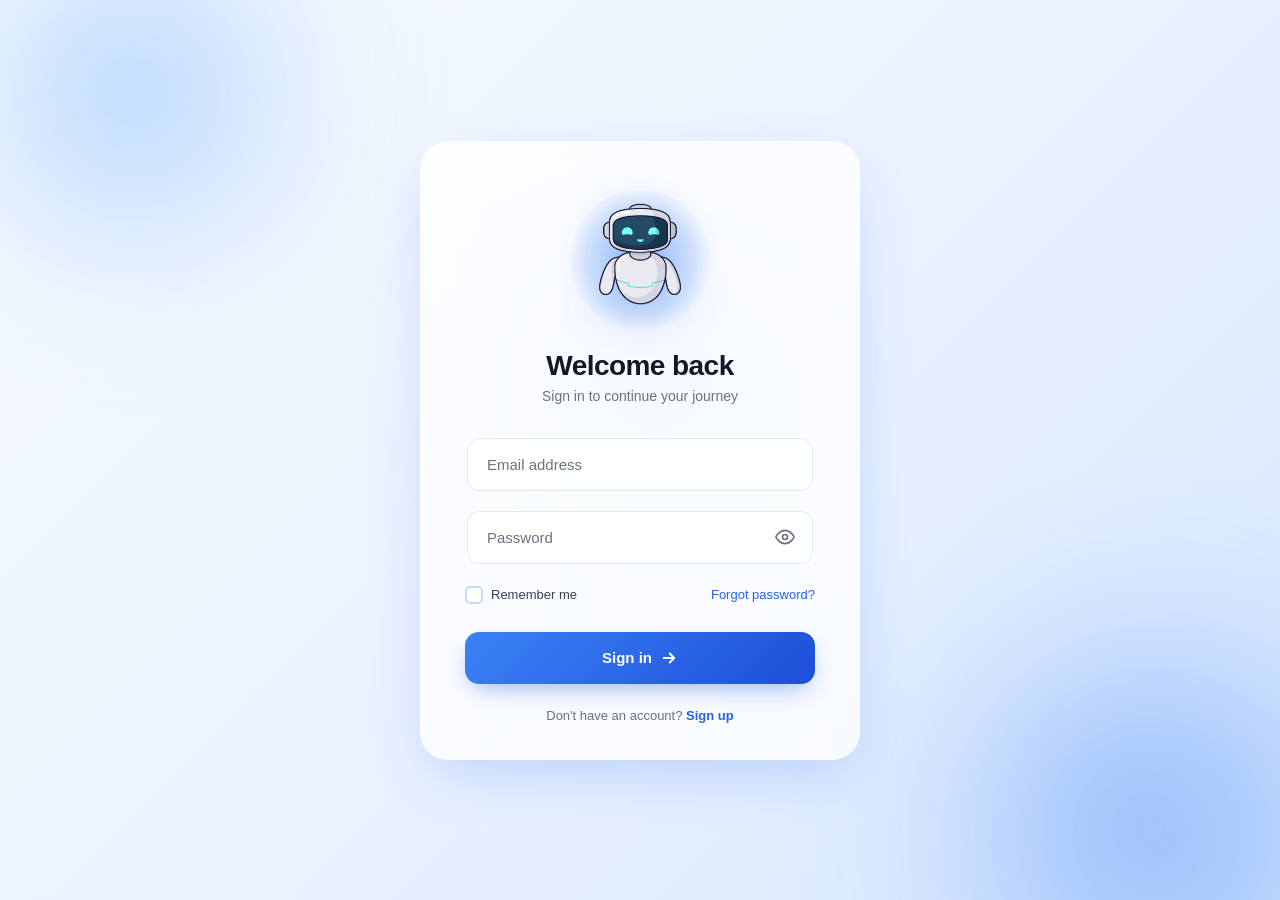
<file: index.html>
<!DOCTYPE html>
<html lang="en">
<head>
    <meta charset="UTF-8">
    <meta name="viewport" content="width=device-width, initial-scale=1.0">
    <title>Sign in</title>
    <link rel="preload" as="image" href="cute_bot/neutral.png">
    <link rel="preload" as="image" href="cute_bot/happy.png">
    <link rel="preload" as="image" href="cute_bot/star_eyes.png">
    <link rel="preload" as="image" href="cute_bot/heart_eyes.png">
    <link rel="preload" as="image" href="cute_bot/green_light.png">
    <link rel="preload" as="image" href="cute_bot/covering_eyes.png">
    <link rel="preload" as="image" href="cute_bot/peeking.png">
    <link rel="stylesheet" href="style.css">
</head>
<body>
    <div class="background">
        <div class="blob blob-1"></div>
        <div class="blob blob-2"></div>
        <div class="blob blob-3"></div>
    </div>

    <main class="login-card">
        <div class="bot-wrapper">
            <div class="bot-halo"></div>
            <div class="bot-pop" id="bot-pop">
                <img id="bot" src="cute_bot/neutral.png" alt="Cute robot" class="bot-image">
            </div>
        </div>

        <h1 class="title">Welcome back</h1>
        <p class="subtitle">Sign in to continue your journey</p>

        <form id="login-form" class="form" novalidate>
            <div class="field">
                <input
                    type="email"
                    id="email"
                    name="email"
                    placeholder=" "
                    autocomplete="email"
                    required
                >
                <label for="email">Email address</label>
                <div class="field-indicator" id="email-indicator">
                    <svg class="check-icon" viewBox="0 0 24 24" fill="none">
                        <path d="M5 12l5 5L20 7" stroke="currentColor" stroke-width="3" stroke-linecap="round" stroke-linejoin="round"/>
                    </svg>
                </div>
            </div>

            <div class="field">
                <input
                    type="password"
                    id="password"
                    name="password"
                    placeholder=" "
                    autocomplete="current-password"
                    required
                >
                <label for="password">Password</label>
                <button type="button" id="toggle-password" class="toggle-password"
                        aria-label="Show password" data-label-show="Show password" data-label-hide="Hide password">
                    <svg class="eye-open" viewBox="0 0 24 24" fill="none">
                        <path d="M1 12s4-8 11-8 11 8 11 8-4 8-11 8-11-8-11-8z" stroke="currentColor" stroke-width="2" stroke-linecap="round" stroke-linejoin="round"/>
                        <circle cx="12" cy="12" r="3" stroke="currentColor" stroke-width="2"/>
                    </svg>
                    <svg class="eye-closed" viewBox="0 0 24 24" fill="none">
                        <path d="M17.94 17.94A10.07 10.07 0 0112 20c-7 0-11-8-11-8a18.45 18.45 0 015.06-5.94M9.9 4.24A9.12 9.12 0 0112 4c7 0 11 8 11 8a18.5 18.5 0 01-2.16 3.19m-6.72-1.07a3 3 0 11-4.24-4.24" stroke="currentColor" stroke-width="2" stroke-linecap="round" stroke-linejoin="round"/>
                        <line x1="1" y1="1" x2="23" y2="23" stroke="currentColor" stroke-width="2" stroke-linecap="round"/>
                    </svg>
                </button>
            </div>

            <div class="row">
                <label class="checkbox">
                    <input type="checkbox" id="remember">
                    <span class="checkmark"></span>
                    <span>Remember me</span>
                </label>
                <a href="#" class="link">Forgot password?</a>
            </div>

            <button type="submit" id="submit-btn" class="submit-btn">
                <span class="btn-content">
                    <span class="btn-text">Sign in</span>
                    <svg class="btn-arrow" viewBox="0 0 24 24" fill="none">
                        <path d="M5 12h14M13 6l6 6-6 6" stroke="currentColor" stroke-width="2.5" stroke-linecap="round" stroke-linejoin="round"/>
                    </svg>
                </span>
                <svg class="btn-check" viewBox="0 0 24 24" fill="none" aria-hidden="true">
                    <path d="M5 12l5 5L20 7" stroke="currentColor" stroke-width="3.5" stroke-linecap="round" stroke-linejoin="round"/>
                </svg>
            </button>
        </form>

        <p class="footer-text">
            Don't have an account? <a href="#" class="link link-strong">Sign up</a>
        </p>
    </main>

    <script src="script.js"></script>
</body>
</html>
</file>
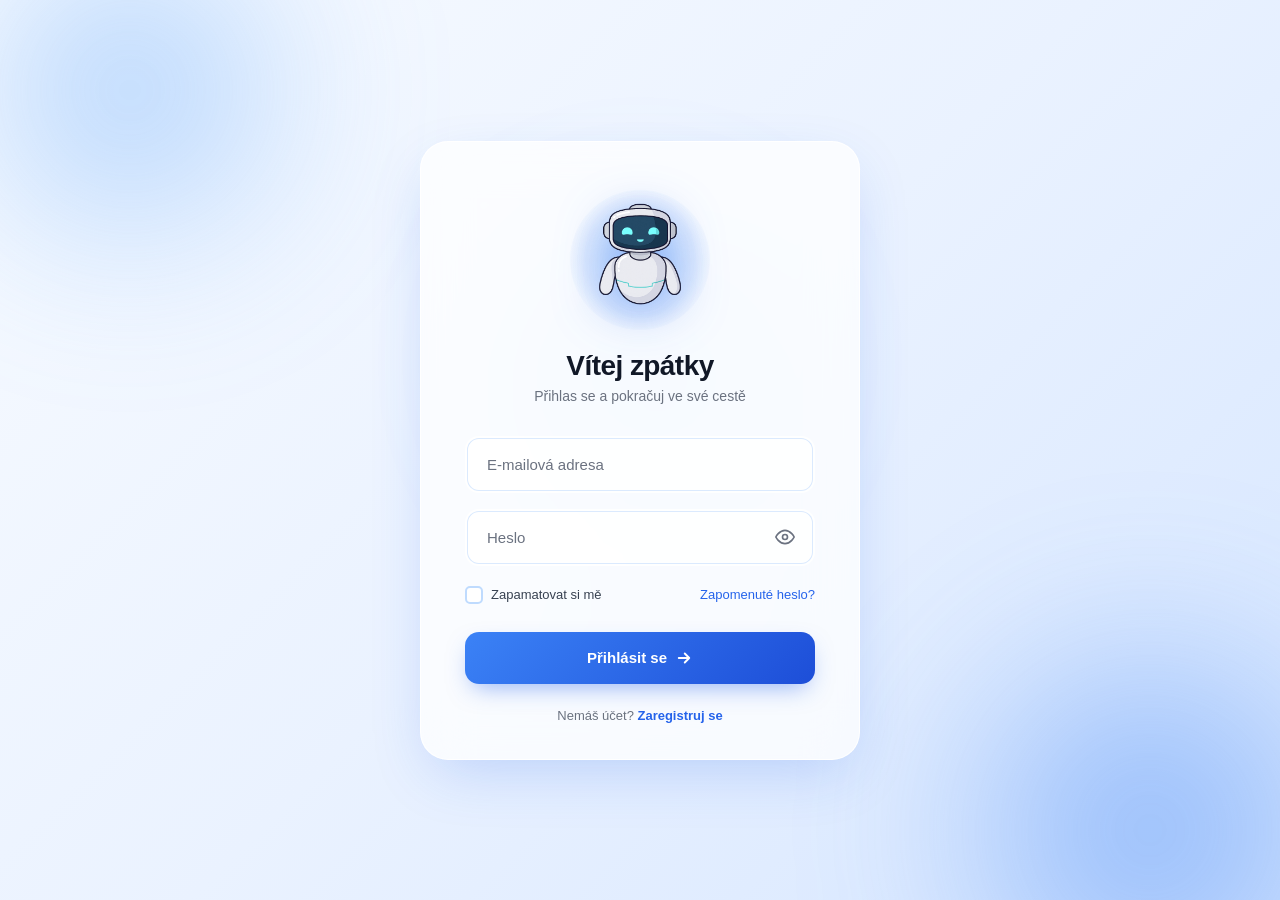
<file: cs/index.html>
<!DOCTYPE html>
<html lang="cs">
<head>
    <meta charset="UTF-8">
    <meta name="viewport" content="width=device-width, initial-scale=1.0">
    <title>Přihlášení</title>
    <link rel="preload" as="image" href="../cute_bot/neutral.png">
    <link rel="preload" as="image" href="../cute_bot/happy.png">
    <link rel="preload" as="image" href="../cute_bot/star_eyes.png">
    <link rel="preload" as="image" href="../cute_bot/heart_eyes.png">
    <link rel="preload" as="image" href="../cute_bot/green_light.png">
    <link rel="preload" as="image" href="../cute_bot/covering_eyes.png">
    <link rel="preload" as="image" href="../cute_bot/peeking.png">
    <link rel="stylesheet" href="../style.css">
</head>
<body>
    <div class="background">
        <div class="blob blob-1"></div>
        <div class="blob blob-2"></div>
        <div class="blob blob-3"></div>
    </div>

    <main class="login-card">
        <div class="bot-wrapper">
            <div class="bot-halo"></div>
            <div class="bot-pop" id="bot-pop">
                <img id="bot" src="../cute_bot/neutral.png" alt="Roztomilý robot" class="bot-image">
            </div>
        </div>

        <h1 class="title">Vítej zpátky</h1>
        <p class="subtitle">Přihlas se a pokračuj ve své cestě</p>

        <form id="login-form" class="form" novalidate>
            <div class="field">
                <input
                    type="email"
                    id="email"
                    name="email"
                    placeholder=" "
                    autocomplete="email"
                    required
                >
                <label for="email">E-mailová adresa</label>
                <div class="field-indicator" id="email-indicator">
                    <svg class="check-icon" viewBox="0 0 24 24" fill="none">
                        <path d="M5 12l5 5L20 7" stroke="currentColor" stroke-width="3" stroke-linecap="round" stroke-linejoin="round"/>
                    </svg>
                </div>
            </div>

            <div class="field">
                <input
                    type="password"
                    id="password"
                    name="password"
                    placeholder=" "
                    autocomplete="current-password"
                    required
                >
                <label for="password">Heslo</label>
                <button type="button" id="toggle-password" class="toggle-password"
                        aria-label="Zobrazit heslo" data-label-show="Zobrazit heslo" data-label-hide="Skrýt heslo">
                    <svg class="eye-open" viewBox="0 0 24 24" fill="none">
                        <path d="M1 12s4-8 11-8 11 8 11 8-4 8-11 8-11-8-11-8z" stroke="currentColor" stroke-width="2" stroke-linecap="round" stroke-linejoin="round"/>
                        <circle cx="12" cy="12" r="3" stroke="currentColor" stroke-width="2"/>
                    </svg>
                    <svg class="eye-closed" viewBox="0 0 24 24" fill="none">
                        <path d="M17.94 17.94A10.07 10.07 0 0112 20c-7 0-11-8-11-8a18.45 18.45 0 015.06-5.94M9.9 4.24A9.12 9.12 0 0112 4c7 0 11 8 11 8a18.5 18.5 0 01-2.16 3.19m-6.72-1.07a3 3 0 11-4.24-4.24" stroke="currentColor" stroke-width="2" stroke-linecap="round" stroke-linejoin="round"/>
                        <line x1="1" y1="1" x2="23" y2="23" stroke="currentColor" stroke-width="2" stroke-linecap="round"/>
                    </svg>
                </button>
            </div>

            <div class="row">
                <label class="checkbox">
                    <input type="checkbox" id="remember">
                    <span class="checkmark"></span>
                    <span>Zapamatovat si mě</span>
                </label>
                <a href="#" class="link">Zapomenuté heslo?</a>
            </div>

            <button type="submit" id="submit-btn" class="submit-btn">
                <span class="btn-content">
                    <span class="btn-text">Přihlásit se</span>
                    <svg class="btn-arrow" viewBox="0 0 24 24" fill="none">
                        <path d="M5 12h14M13 6l6 6-6 6" stroke="currentColor" stroke-width="2.5" stroke-linecap="round" stroke-linejoin="round"/>
                    </svg>
                </span>
                <svg class="btn-check" viewBox="0 0 24 24" fill="none" aria-hidden="true">
                    <path d="M5 12l5 5L20 7" stroke="currentColor" stroke-width="3.5" stroke-linecap="round" stroke-linejoin="round"/>
                </svg>
            </button>
        </form>

        <p class="footer-text">
            Nemáš účet? <a href="#" class="link link-strong">Zaregistruj se</a>
        </p>
    </main>

    <script src="../script.js"></script>
</body>
</html>
</file>
<file: style.css>
* {
    margin: 0;
    padding: 0;
    box-sizing: border-box;
}

:root {
    --blue-50: #eff6ff;
    --blue-100: #dbeafe;
    --blue-200: #bfdbfe;
    --blue-400: #60a5fa;
    --blue-500: #3b82f6;
    --blue-600: #2563eb;
    --blue-700: #1d4ed8;
    --blue-900: #1e3a8a;
    --white: #ffffff;
    --gray-400: #9ca3af;
    --gray-500: #6b7280;
    --gray-700: #374151;
    --gray-900: #111827;
    --shadow-soft: 0 20px 60px -15px rgba(37, 99, 235, 0.25);
    --shadow-hover: 0 30px 80px -20px rgba(37, 99, 235, 0.4);
}

html, body {
    height: 100%;
    font-family: -apple-system, BlinkMacSystemFont, "Segoe UI", Roboto, "Helvetica Neue", Arial, sans-serif;
    color: var(--gray-900);
    background: linear-gradient(135deg, #f8fbff 0%, #eaf2ff 50%, #d6e6ff 100%);
    overflow: hidden;
    -webkit-font-smoothing: antialiased;
}

body {
    display: flex;
    align-items: center;
    justify-content: center;
    padding: 24px;
    position: relative;
}

/* Animated background blobs */
.background {
    position: absolute;
    inset: 0;
    overflow: hidden;
    z-index: 0;
}

.blob {
    position: absolute;
    border-radius: 50%;
    filter: blur(80px);
    opacity: 0.55;
    animation: float 18s ease-in-out infinite;
}

.blob-1 {
    width: 420px;
    height: 420px;
    background: radial-gradient(circle, #60a5fa, transparent 70%);
    top: -120px;
    left: -80px;
    animation-delay: 0s;
}

.blob-2 {
    width: 500px;
    height: 500px;
    background: radial-gradient(circle, #3b82f6, transparent 70%);
    bottom: -180px;
    right: -120px;
    animation-delay: -6s;
}

.blob-3 {
    width: 320px;
    height: 320px;
    background: radial-gradient(circle, #93c5fd, transparent 70%);
    top: 40%;
    left: 50%;
    transform: translate(-50%, -50%);
    animation-delay: -12s;
    opacity: 0.35;
}

@keyframes float {
    0%, 100% { transform: translate(0, 0) scale(1); }
    33% { transform: translate(40px, -30px) scale(1.08); }
    66% { transform: translate(-30px, 25px) scale(0.95); }
}

.blob-3 {
    animation-name: float-center;
}

@keyframes float-center {
    0%, 100% { transform: translate(-50%, -50%) scale(1); }
    50% { transform: translate(-50%, -50%) scale(1.15); }
}

/* Login card */
.login-card {
    position: relative;
    z-index: 1;
    width: 100%;
    max-width: 440px;
    padding: 48px 44px 36px;
    background: rgba(255, 255, 255, 0.75);
    backdrop-filter: blur(24px);
    -webkit-backdrop-filter: blur(24px);
    border: 1px solid rgba(255, 255, 255, 0.9);
    border-radius: 28px;
    box-shadow: var(--shadow-soft);
    text-align: center;
    animation: card-enter 0.7s cubic-bezier(0.22, 1, 0.36, 1);
}

@keyframes card-enter {
    from {
        opacity: 0;
        transform: translateY(20px) scale(0.97);
    }
    to {
        opacity: 1;
        transform: translateY(0) scale(1);
    }
}

/* Bot */
.bot-wrapper {
    position: relative;
    width: 140px;
    height: 140px;
    margin: 0 auto 20px;
    display: flex;
    align-items: center;
    justify-content: center;
}

.bot-halo {
    position: absolute;
    inset: 0;
    border-radius: 50%;
    background: radial-gradient(circle, rgba(96, 165, 250, 0.45), rgba(59, 130, 246, 0.15) 55%, transparent 75%);
    animation: pulse 3s ease-in-out infinite;
}

@keyframes pulse {
    0%, 100% { transform: scale(1); opacity: 0.8; }
    50% { transform: scale(1.12); opacity: 1; }
}

.bot-pop {
    position: relative;
    width: 130px;
    height: 130px;
    display: flex;
    align-items: center;
    justify-content: center;
}

.bot-pop.pop {
    animation: pop 0.55s cubic-bezier(0.34, 1.56, 0.64, 1);
}

@keyframes pop {
    0% { transform: scale(1) rotate(0); }
    40% { transform: scale(1.2) rotate(-5deg); }
    70% { transform: scale(0.94) rotate(3deg); }
    100% { transform: scale(1) rotate(0); }
}

.bot-image {
    position: relative;
    width: 130px;
    height: 130px;
    object-fit: contain;
    filter: drop-shadow(0 10px 25px rgba(37, 99, 235, 0.35));
    transition: filter 0.35s ease;
    animation: idle-bounce 3.2s ease-in-out infinite;
}

@keyframes idle-bounce {
    0%, 100% { transform: translateY(-4px); }
    50% { transform: translateY(6px); }
}

.bot-image.heart-eyes {
    filter: drop-shadow(0 10px 25px rgba(239, 68, 100, 0.45));
}

.bot-image.green-light {
    filter:
        drop-shadow(0 10px 25px rgba(22, 163, 74, 0.75))
        drop-shadow(0 0 18px rgba(74, 222, 128, 0.6));
}

.bot-image.peeking {
    filter:
        drop-shadow(0 10px 25px rgba(239, 68, 68, 0.7))
        drop-shadow(0 0 18px rgba(244, 63, 94, 0.55));
}

/* Typography */
.title {
    font-size: 28px;
    font-weight: 700;
    color: var(--gray-900);
    margin-bottom: 6px;
    letter-spacing: -0.02em;
}

.subtitle {
    font-size: 14px;
    color: var(--gray-500);
    margin-bottom: 32px;
}

/* Form */
.form {
    display: flex;
    flex-direction: column;
    gap: 16px;
}

.field {
    position: relative;
    text-align: left;
}

.field input {
    width: 100%;
    padding: 18px 48px 18px 18px;
    font-size: 15px;
    font-family: inherit;
    color: var(--gray-900);
    background: rgba(255, 255, 255, 0.85);
    border: 2px solid transparent;
    border-radius: 14px;
    outline: none;
    transition: all 0.25s ease;
    box-shadow: inset 0 0 0 1px var(--blue-100);
}

.field input:hover {
    background: var(--white);
    box-shadow: inset 0 0 0 1px var(--blue-200);
}

.field input:focus {
    background: var(--white);
    border-color: var(--blue-500);
    box-shadow: 0 0 0 4px rgba(59, 130, 246, 0.15);
}

.field label {
    position: absolute;
    left: 18px;
    top: 50%;
    transform: translateY(-50%);
    font-size: 15px;
    color: var(--gray-500);
    pointer-events: none;
    transition: all 0.2s ease;
    background: transparent;
    padding: 0 4px;
}

.field input:focus + label,
.field input:not(:placeholder-shown) + label {
    top: 0;
    transform: translateY(-50%) scale(0.88);
    color: var(--blue-600);
    font-weight: 600;
    background: var(--white);
}

/* Email validity indicator */
.field-indicator {
    position: absolute;
    right: 14px;
    top: 50%;
    transform: translateY(-50%) scale(0.6);
    width: 28px;
    height: 28px;
    border-radius: 50%;
    background: linear-gradient(135deg, #22c55e, #16a34a);
    color: var(--white);
    display: flex;
    align-items: center;
    justify-content: center;
    opacity: 0;
    transition: all 0.3s cubic-bezier(0.34, 1.56, 0.64, 1);
    pointer-events: none;
}

.field-indicator.visible {
    opacity: 1;
    transform: translateY(-50%) scale(1);
}

.field-indicator svg {
    width: 16px;
    height: 16px;
}

/* Password toggle */
.toggle-password {
    position: absolute;
    right: 12px;
    top: 50%;
    transform: translateY(-50%);
    width: 36px;
    height: 36px;
    border: none;
    background: transparent;
    color: var(--gray-500);
    cursor: pointer;
    border-radius: 8px;
    display: flex;
    align-items: center;
    justify-content: center;
    transition: all 0.2s ease;
}

.toggle-password:hover {
    background: var(--blue-50);
    color: var(--blue-600);
}

.toggle-password svg {
    width: 20px;
    height: 20px;
}

.toggle-password .eye-closed { display: none; }
.toggle-password.visible .eye-open { display: none; }
.toggle-password.visible .eye-closed { display: block; }

/* Row */
.row {
    display: flex;
    align-items: center;
    justify-content: space-between;
    margin-top: 4px;
    font-size: 13px;
}

.checkbox {
    display: flex;
    align-items: center;
    gap: 8px;
    cursor: pointer;
    color: var(--gray-700);
    user-select: none;
}

.checkbox input {
    position: absolute;
    opacity: 0;
    pointer-events: none;
}

.checkmark {
    width: 18px;
    height: 18px;
    border: 2px solid var(--blue-200);
    border-radius: 5px;
    background: var(--white);
    display: inline-flex;
    align-items: center;
    justify-content: center;
    transition: all 0.2s ease;
    flex-shrink: 0;
    position: relative;
}

.checkbox input:checked + .checkmark {
    background: var(--blue-600);
    border-color: var(--blue-600);
}

.checkbox input:checked + .checkmark::after {
    content: "";
    width: 5px;
    height: 9px;
    border: solid white;
    border-width: 0 2px 2px 0;
    transform: rotate(45deg) translate(-1px, -1px);
}

.link {
    color: var(--blue-600);
    text-decoration: none;
    font-weight: 500;
    transition: color 0.2s ease;
}

.link:hover {
    color: var(--blue-700);
    text-decoration: underline;
}

.link-strong {
    font-weight: 600;
}

/* Submit button */
.submit-btn {
    margin-top: 12px;
    width: 100%;
    height: 52px;
    padding: 0 24px;
    font-size: 15px;
    font-weight: 600;
    font-family: inherit;
    color: var(--white);
    background: linear-gradient(135deg, var(--blue-500), var(--blue-700));
    border: none;
    border-radius: 14px;
    cursor: pointer;
    display: flex;
    align-items: center;
    justify-content: center;
    transition: transform 0.2s ease, box-shadow 0.3s ease, background 0.5s ease;
    box-shadow: 0 10px 25px -8px rgba(37, 99, 235, 0.5);
    position: relative;
    overflow: hidden;
}

.submit-btn::before {
    content: "";
    position: absolute;
    inset: 0;
    background: linear-gradient(135deg, transparent, rgba(255, 255, 255, 0.3), transparent);
    transform: translateX(-100%);
    transition: transform 0.6s ease;
    pointer-events: none;
}

.submit-btn:hover {
    transform: translateY(-2px);
    box-shadow: 0 15px 35px -8px rgba(37, 99, 235, 0.6);
}

.submit-btn:hover::before {
    transform: translateX(100%);
}

.submit-btn:hover .btn-arrow {
    transform: translateX(4px);
}

.submit-btn:active {
    transform: translateY(0);
}

.btn-content {
    display: inline-flex;
    align-items: center;
    justify-content: center;
    gap: 8px;
    transition: opacity 0.25s ease, transform 0.35s cubic-bezier(0.22, 1, 0.36, 1);
}

.btn-arrow {
    width: 18px;
    height: 18px;
    transition: transform 0.25s ease;
}

.btn-check {
    position: absolute;
    width: 28px;
    height: 28px;
    color: var(--white);
    opacity: 0;
    transform: scale(0.4) rotate(-20deg);
    transition: opacity 0.3s ease, transform 0.45s cubic-bezier(0.34, 1.56, 0.64, 1);
}

/* Success state */
.submit-btn.success {
    background: linear-gradient(135deg, #22c55e, #16a34a);
    box-shadow: 0 15px 35px -8px rgba(34, 197, 94, 0.55);
    pointer-events: none;
    cursor: default;
}

.submit-btn.success .btn-content {
    opacity: 0;
    transform: translateY(-12px) scale(0.9);
}

.submit-btn.success .btn-check {
    opacity: 1;
    transform: scale(1) rotate(0);
    transition-delay: 0.15s;
}

/* Footer */
.footer-text {
    margin-top: 24px;
    font-size: 13px;
    color: var(--gray-500);
}

@media (max-width: 480px) {
    .login-card {
        padding: 36px 28px 28px;
        border-radius: 24px;
    }
    .title { font-size: 24px; }
    .bot-wrapper { width: 120px; height: 120px; }
    .bot-image { width: 110px; height: 110px; }
}
</file>
